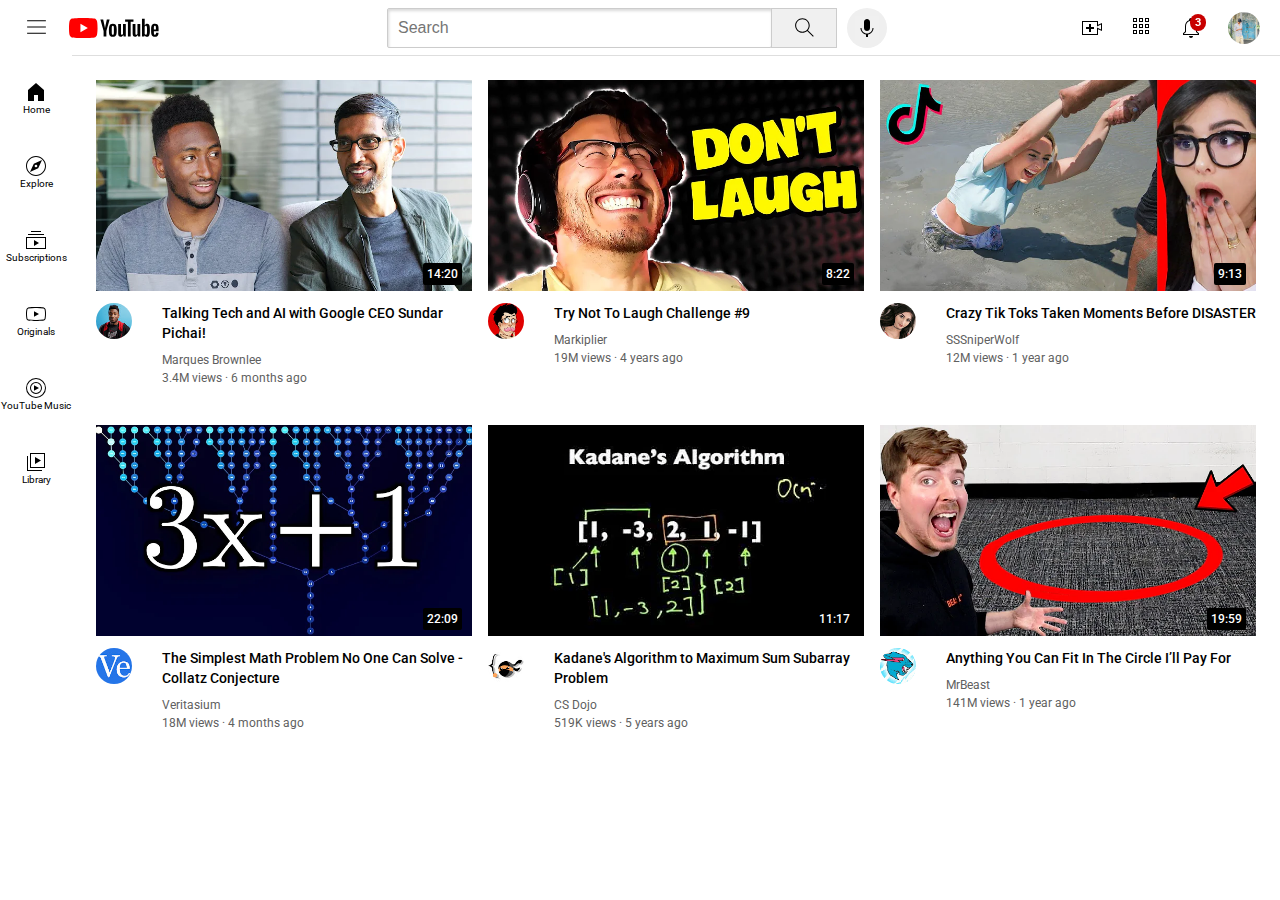
<file: index.html>
<!DOCTYPE html>
<html lang="en">
<head>
  <title>index.com</title>

<link rel="preconnect" href="https://fonts.googleapis.com">
<link rel="preconnect" href="https://fonts.gstatic.com" crossorigin>
<link href="https://fonts.googleapis.com/css2?family=Roboto:wght@400;500;700&display=swap" rel="stylesheet">
<link rel="stylesheet" href="styles/general.css">
<link rel="stylesheet" href="styles/videostyle.css">
<link rel="stylesheet" href="styles/headerstyle.css">
<link rel="stylesheet" href="styles/sidebar.css">
 
</head>
<body>
<div class="header">
  <div class="left-header">
    <image class="hamburger-menu"
     src="icons/hamburger-menu.svg " > 
     <image class="youtube-logo" 
     src="icons/youtube-logo.svg">
  </div>
  <div class="middle-header">
    <input class=" search-bar" type="text" placeholder="Search">
    <button class="search-button">
<image class="search-icon"
src="icons/search.svg">
<div class="tooltip">Search</div>
    </button>
    <button  class="voice-search-button">
      <image class="voice-search-icon"
      src="icons/voice-search-icon.svg"> 
      <div class="tooltip">Search with your voice</div>
    </button>
  </div>
  <div class="right-header">
    <div class="upload-icon-button">
      <img class="upload-icon"
      src="icons/upload.svg">
      <div class="tooltip">Creat</div>
    </div>
    <div class="youtube-apps">
      <div>
        <img class="youtube-apps-icon"
        src="icons/youtube-apps.svg">
        <div class="tooltip">YouTube apps</div>
       </div>
    </div>
   

      <div class="notification">
        <img class="notifications-icon"
      src="icons/notifications.svg">
      <div class="tooltip">Notifications</div>
      <div class="notification-number">3</div>
      </div>
     
     <img class="users-pic"
     src="profile/profile channel.jpg">
  </div>
 
</div>
<div class="sidebar">
  <div class="sidebar-box">
    <image src="icons/home.svg">
      <div>Home</div>
  </div>
  <div class="sidebar-box">
    <image src="icons/explore.svg">
      <div>Explore</div>

  </div>
  <div class="sidebar-box">
    <image src="icons/subscriptions.svg">
      <div>Subscriptions</div>
  </div>
  <div class="sidebar-box">
    <image src="icons/originals.svg">
      <div>Originals</div>
  </div>
  <div class="sidebar-box">
    <image src=" icons/youtube-music.svg">
      <div>YouTube Music</div>

  </div>
  <div class="sidebar-box">
    <image src=" icons/library.svg">
      <div>Library</div>

  </div>


</div>

 <div class="video-grid">
  <div class="videocol"> 
    <div class="thumbnail-row">  
      <image class="thumbnails"src="thumbnails/thumbnail-1.webp">
      <div class="video-time"> 14:20</div>
    </div>
    <div class="video-info-grid">
      <div class="channelpic">  
          <image class="profile1"
          src="profile/channel-1.jpeg"> 
      </div>
      <div class="videoinfo">
          
      <p class="headline">
        Talking Tech and AI with Google CEO  Sundar Pichai!
    </p>
     <p class="videoauther">   
       Marques Brownlee
    </p>
    <p class="video-stats"> 
       3.4M views &#183 6 months ago
    </p>
    </div>
     
    </div>
       
  </div>
  
  <div class="videocol">
    <div class="thumbnail-row">
      <image class="thumbnails"src="thumbnails/thumbnail-2.webp">
      <div class="video-time">8:22</div>
    </div>
    <div class="video-info-grid">
      <div class="channelpic">  
          <image class="profile1"
          src=" profile/channel-2.jpeg"> 
      </div>
      <div class="videoinfo">
          
      <p class="headline">
        Try Not To Laugh Challenge #9
        </p>
     <p class="videoauther">   
      Markiplier
      </p>
    <p class="video-stats"> 
      19M views · 4 years ago
      </p>
    </div>
     
    </div>
       
  </div>
     
  <div class="videocol"> 
    <div class="thumbnail-row">  
      <image class="thumbnails"src="thumbnails/thumbnail-3.webp">
        <div class="video-time">9:13</div>
    </div>
    <div class="video-info-grid">
      <div class="channelpic">  
          <image class="profile1"
          src="profile/channel-3.jpeg"> 
      </div>
      <div class="videoinfo">

      <p class="headline">
          
        Crazy Tik Toks Taken Moments Before DISASTER
          </p>
     <p class="videoauther">   
      SSSniperWolf
        </p>
    <p class="video-stats"> 

      12M views · 1 year ago
        </p>
    </div>
     
    </div>
       
  </div>
  
  <div class="videocol">
    <div class="thumbnail-row">
      <image class="thumbnails"src="thumbnails/thumbnail-4.webp">
        <div class="video-time">22:09</div>
    </div>
    <div class="video-info-grid">
      <div class="channelpic">  
          <image class="profile1"
          src="profile/channel-4.jpeg"> 
      </div>
      <div class="videoinfo">
       


      <p class="headline">
        The Simplest Math Problem No One Can Solve - Collatz Conjecture
      </p>
     <p class="videoauther">   
      Veritasium
    </p>
    <p class="video-stats"> 
      18M views · 4 months ago   
    </p>
    </div>
     
    </div>
       
  </div>
     
  <div class="videocol"> 
    <div class="thumbnail-row">  
      <image class="thumbnails"src="thumbnails/thumbnail-5.webp">
        <div class="video-time">11:17</div>
    </div>
    <div class="video-info-grid">
      <div class="channelpic">  
          <image class="profile1"
          src="profile/channel-5.jpeg"> 
      </div>
      <div class="videoinfo">
          


      <p class="headline">
        Kadane's Algorithm to Maximum Sum Subarray Problem
       </p>
     <p class="videoauther">   
      CS Dojo
    </p>
    <p class="video-stats"> 
      519K views · 5 years ago
    </p>
    </div>
     
    </div>
       
  </div>
  
  <div class="videocol">
    <div class="thumbnail-row">
      <image class="thumbnails"src="thumbnails/thumbnail-6.webp">
        <div class="video-time">19:59</div>
    </div>
    <div class="video-info-grid">
      <div class="channelpic">  
          <image class="profile1"
          src="profile/channel-6.jpeg"> 
      </div>
      <div class="videoinfo">
        


      <p class="headline">
        Anything You Can Fit In The Circle I’ll Pay For
      </p>
     <p class="videoauther">   
      MrBeast
    </p>
    <p class="video-stats"> 
      141M views · 1 year ago  
    </p>
    </div>
     
    </div>
       
  </div>
 </div>

   
</body>
</html>
</file>
<file: styles/general.css>
p{
  margin-top: 0%;
  margin-bottom: 0%;
}
body{
  font-family: Roboto,Arial ;

  margin: 0;
padding-top :80px;
padding-left: 96px;
padding-right: 24px;
background-color: #fff;

 
 }
</file>
<file: styles/videostyle.css>
.thumbnails{
 width: 100%;
 
}

.video-time{
   font-size: 12px;
  background-color: black;
  color: white;
  position: absolute;
  bottom: 10px;
  right: 10px;
  font-weight: 500;
   padding: 4px;
  border-radius: 2px;
   
}
.headline{

  margin-top: 0%;
  font-size: 14px;
  font-weight: 500;
  line-height: 20px;
  margin-bottom: 10px;
}

.video-info-grid{
  display: grid;
  grid-template-columns: 50px 1fr;
  column-gap: 16px;
  row-gap: 40px;

}
@media (max-width:750px){
  .video-grid{
    grid-template-columns: 1fr 1fr;
  }
  @media (min-width:751px) and (max-width:999px){
    .video-grid{
      grid-template-columns: 1fr 1fr 1fr ;
    }
  }
}
@media (max-width:1000px){
  .video-grid{
    grid-template-columns: 1fr 1fr 1fr 1fr;
  }
}
 
.profile1{
  width:  36px;
  border-radius: 50px;
}
.thumbnail-row {
  margin-bottom: 8px;
  position: relative;
}
.videoauther,
.video-stats{
  font-size: 12px;
  color: rgb(96, 96, 96);
    
  
} 
.videoauther{
  margin-bottom: 4px;
}
.video-grid{
  display: grid;
  grid-template-columns: 1fr 1fr 1fr ;
  column-gap: 16px;
row-gap: 40px;
}
</file>
<file: styles/headerstyle.css>
.header {

display: flex;
flex-direction: row;
justify-content: space-between;
position: fixed;
top: 0;
right: 0;
left: 0;
height: 55px;
background-color: white;
border-bottom-width: 1px;
border-bottom-style: solid;
border-bottom-color: #dedede;
z-index: 100;
}
.left-header {
  
   
  display: flex;
  align-items: center;


}
.hamburger-menu {
  height: 25px;
  margin-left: 24px;
margin-right: 20px;
}
.youtube-logo {
  height: 20px;
}
.middle-header{
  
  flex: 1;
  margin-left: 70px;
  margin-right: 35px;
  max-width: 500px;
  display: flex;
  align-items: center;
}
.search-bar{
  flex:1;
  height: 36px;
  padding-left: 10px;
  font-size: 16px;
  border: 1px solid #cccccc;
  border-radius: 2px;
  box-shadow: inset 1px 2px 3px rgba(0,0,0,0.15);
  width: 0;
}
.search-bar::placeholder{
  font-size: 16px;
   

}
.search-button{
  height:40px;
  width: 66px;
  background-color:  rgb(240, 240, 240);
  border-width: 1px;
  border-style: solid;
  border-color: #cccccc;
  margin-left: -1px;
  margin-right : 10px; 
}
.search-button, .voice-search-button,
.upload-icon-button, .youtube-apps,
 .notification{
  position: relative;
  display: flex;
  justify-content: center;
  align-items: center;
  cursor: pointer;


}
.search-button .tooltip,
.voice-search-button .tooltip,
.upload-icon-button .tooltip,
.youtube-apps .tooltip,
 .notification .tooltip {
  position: absolute;
  background-color: gray;
  color: white;
  font-family: Roboto,Arial;
  padding-left: 8px;
  padding-right: 8px;
  padding-top: 4px;
  padding-bottom: 4px;
  border-radius: 3px;
  font-size: 12px;
  bottom: -30px;
  opacity: 0;
  pointer-events: none;
  white-space: nowrap;

}
.search-button:hover .tooltip,
.voice-search-button:hover .tooltip,
.upload-icon-button:hover .tooltip,
.youtube-apps:hover .tooltip,
.notification:hover .tooltip{
  opacity: 1;
  transition : opacity 0.15s;
  cursor: pointer;
  pointer-events: none;


}
.search-icon{
  height: 25px;
  
}
.voice-search-button{
  height: 40px;
  width: 40px;
  border-radius: 20px;
  border: none;
 
  
}
.voice-search-icon{
  height: 24px;
   background-color:  rgb(240, 240, 240);
}

.right-header{
  width: 180px;
  display: flex;
  justify-content:space-between;
  align-items: center;
  margin-right: 20px;
  flex-shrink: 0%;
}
.upload-icon{
  height: 24px;
}
.youtube-apps-icon{
  height: 24px;
}
.notifications-icon{
  height: 24px;
  
}

.notification {
  position: relative;
}
.notification-number{
  font-family: Roboto,Arial;

  position: absolute;
  right: -3px;
  top: -2px;
  background-color:rgb(200, 0, 0);
  color: white;
  padding-left: 5px;
  padding-right: 5px;
  padding-top: 2px;
  padding-bottom: 2px;
   font-weight: 700;
  font-size: 11px;
  border-radius: 10px;
}
.users-pic{
  height: 32px;
  border-radius: 16px;
}
</file>
<file: styles/sidebar.css>
.sidebar {
  position: fixed;
  left: 0;
  bottom: 0;
  top: 55px;
  background-color: white;
  width: 72px;
  z-index: 200;
  padding-top: 5px;
}
.sidebar-box {
  height: 74px;
  display: flex;
  justify-content: center;
  align-items: center;
  flex-direction: column;
  cursor: pointer;
;
 
}
.sidebar-box:hover {
  background-color: rgb(235, 235, 235);
}
.sidebar-box img {
  height: 24px;
}
.sidebar-box div {
 font-size:10px;

}
</file>
